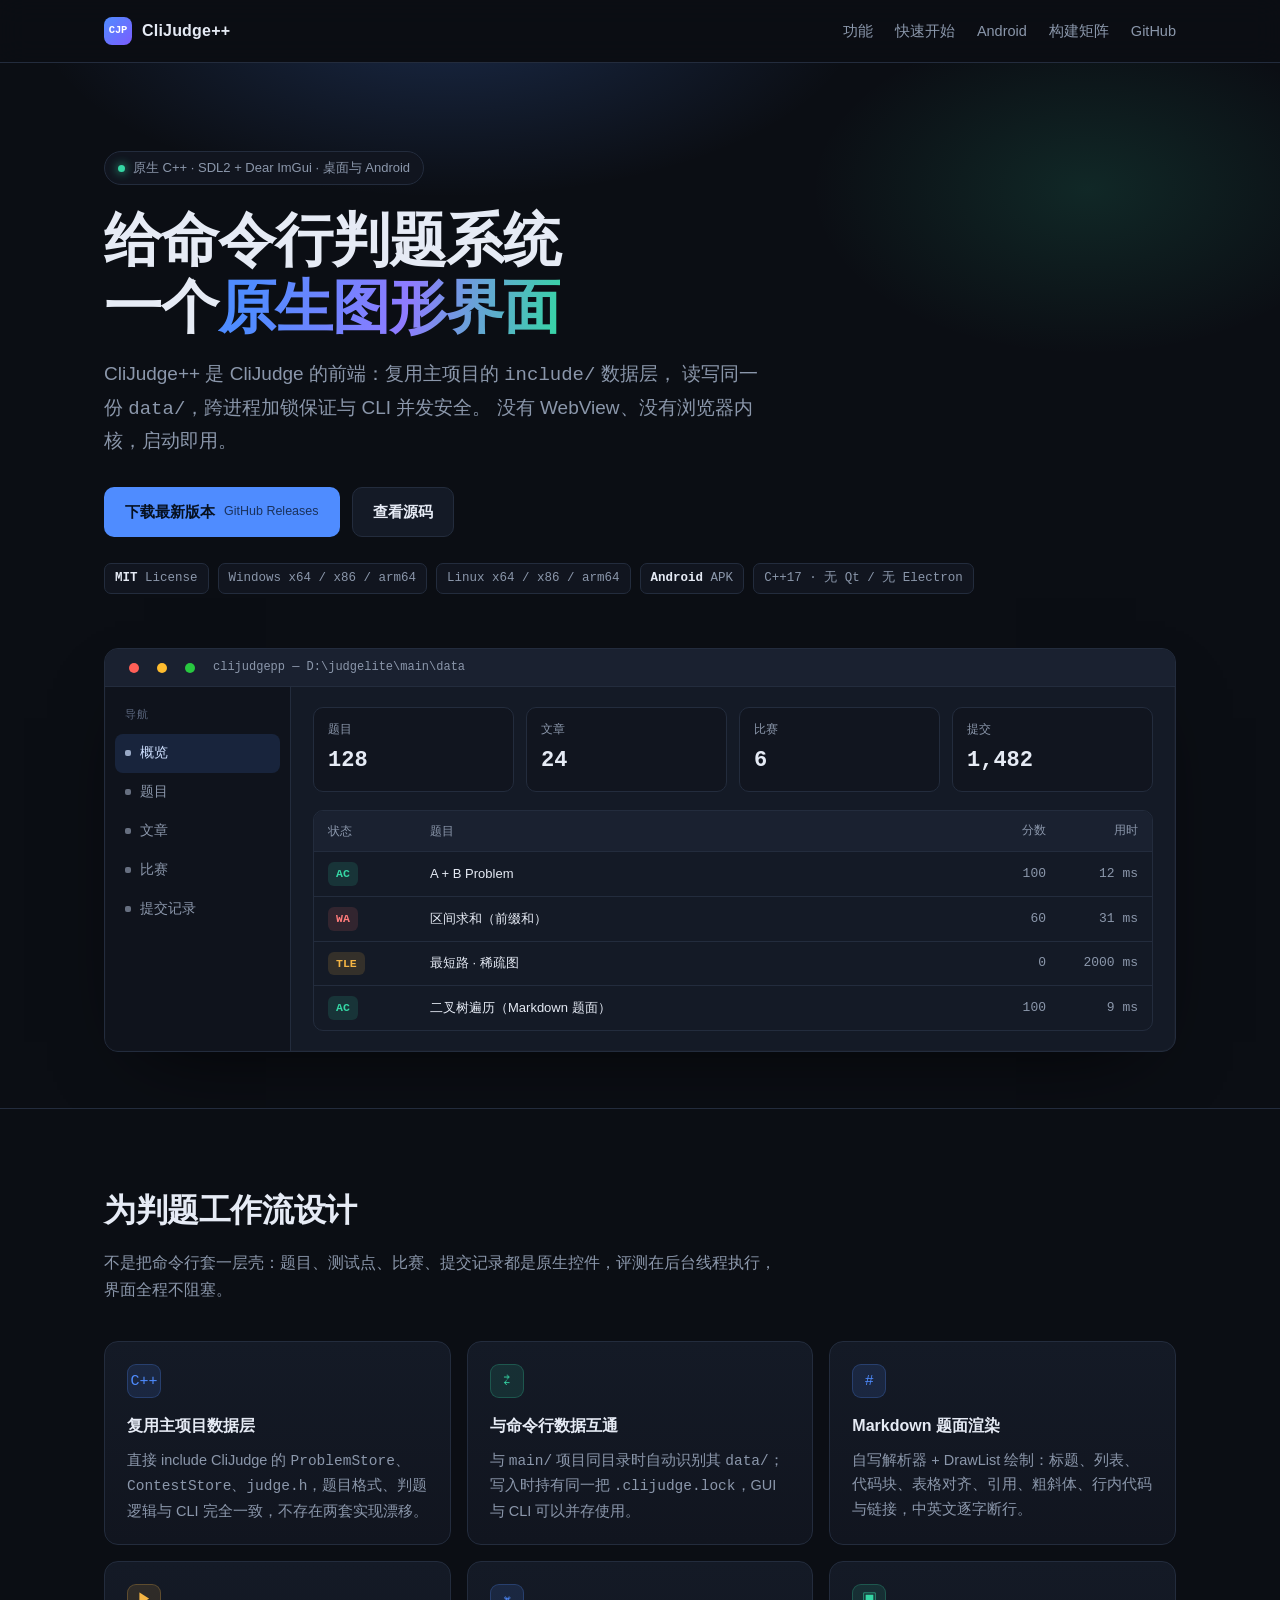
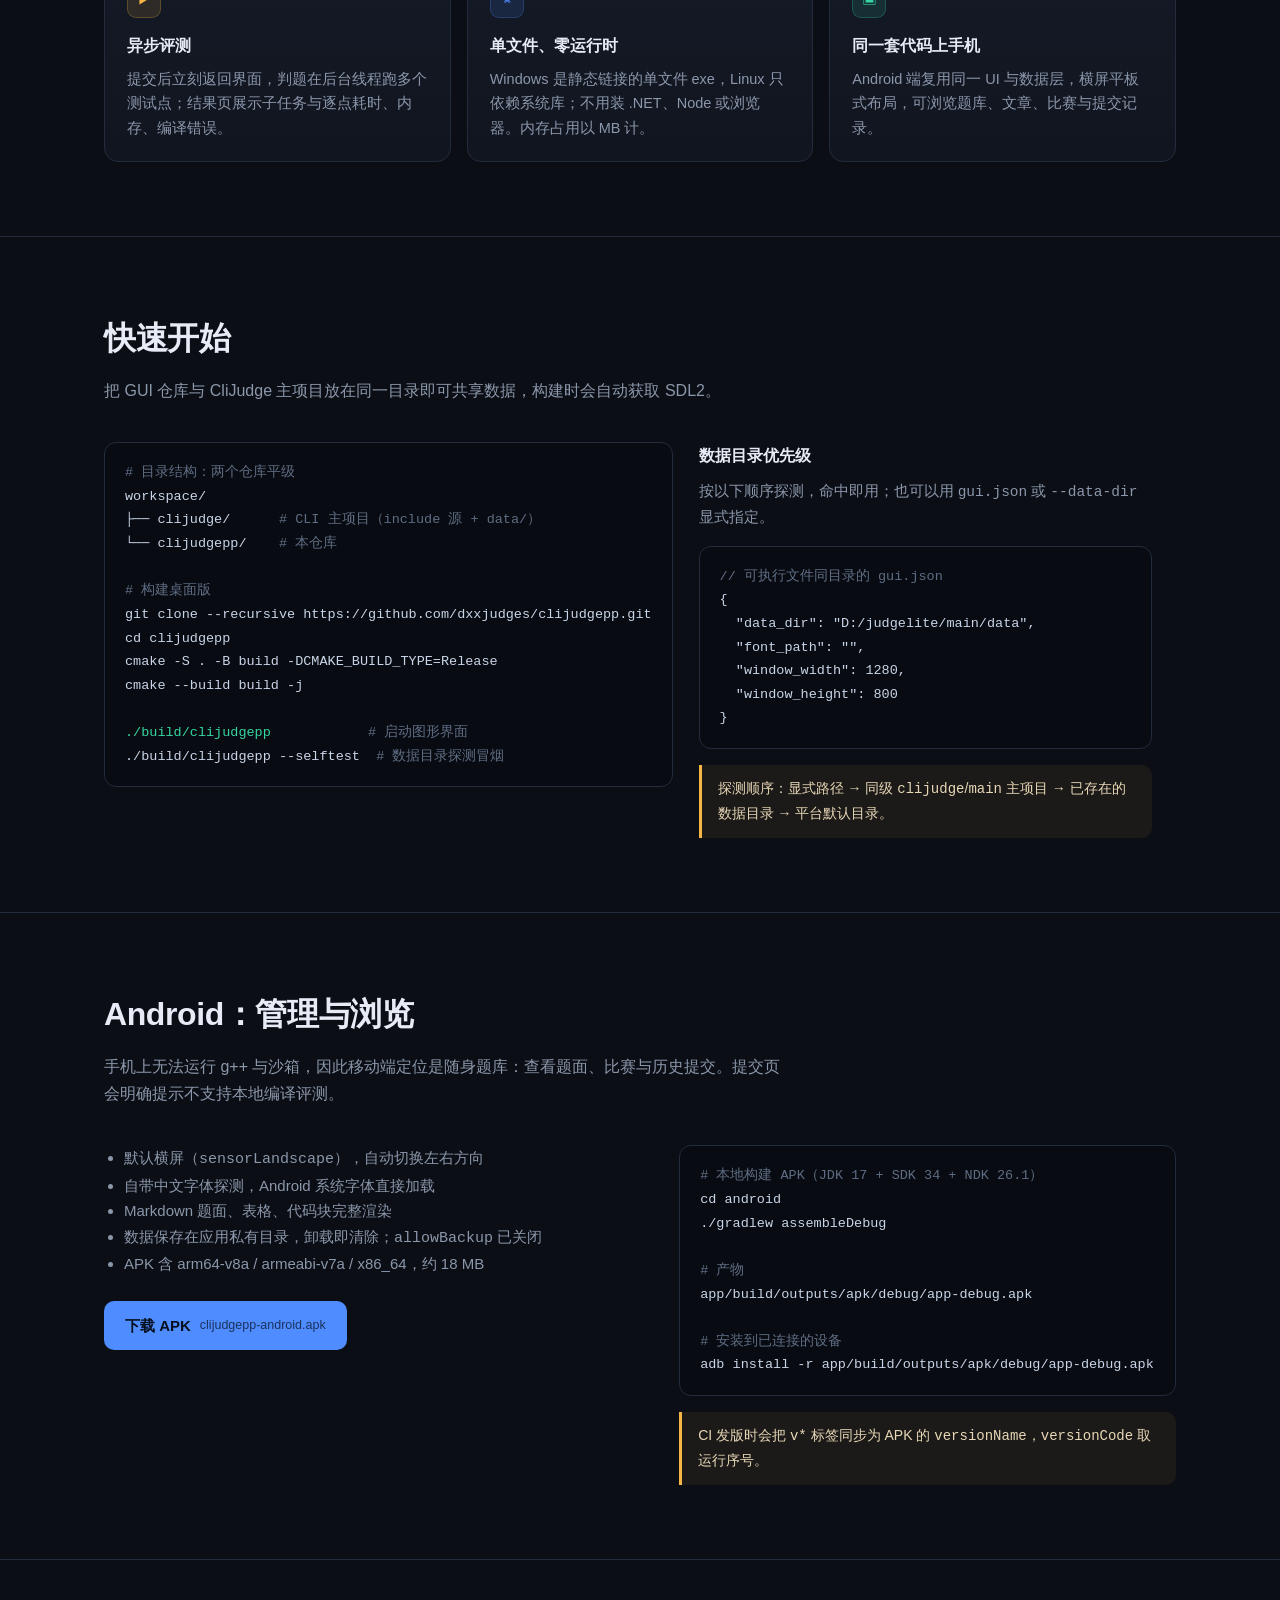
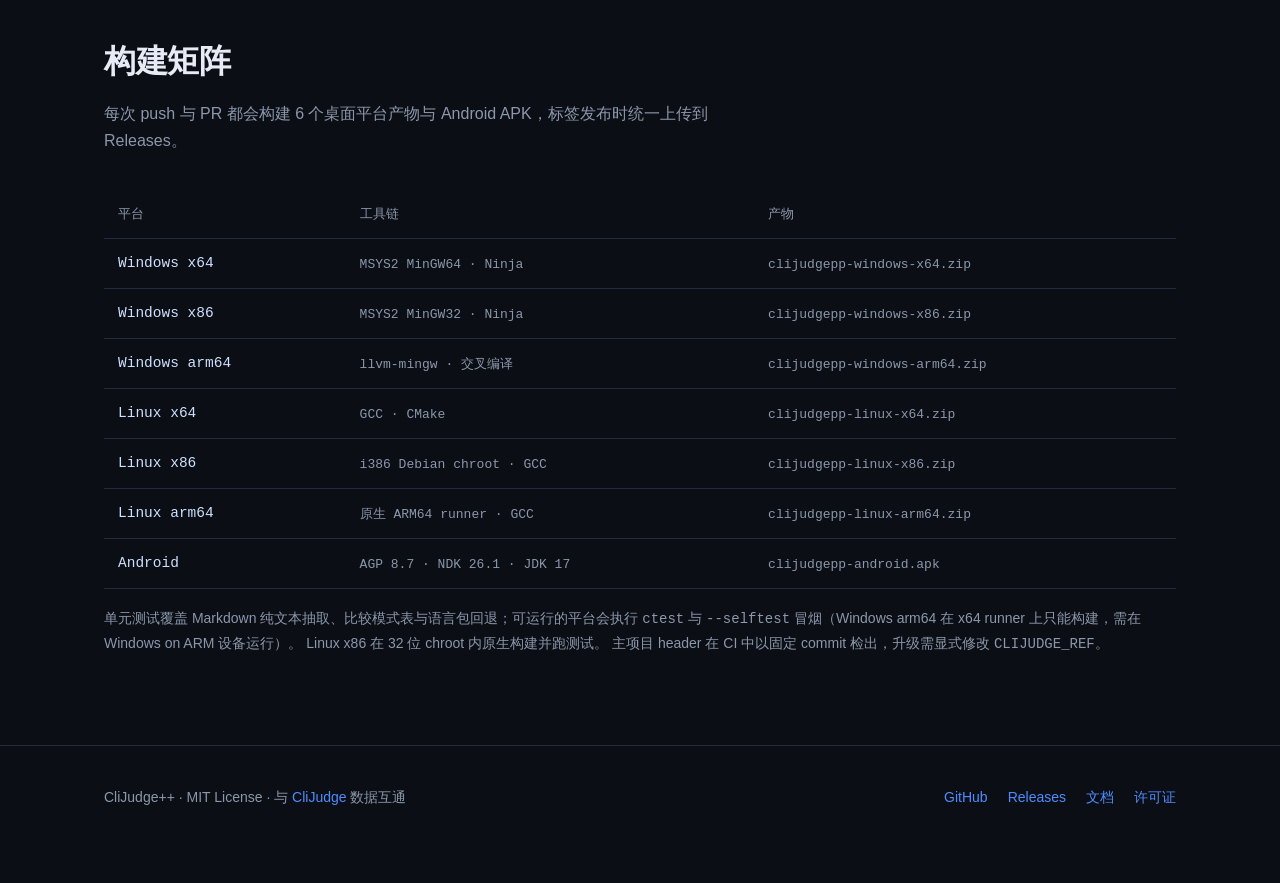
<file: docs/index.html>
<!DOCTYPE html>
<html lang="zh-CN">
<head>
<meta charset="utf-8">
<meta name="viewport" content="width=device-width, initial-scale=1">
<title>CliJudge++ · CliJudge 的原生图形界面</title>
<meta name="description" content="CliJudge++ 是 CliJudge 判题系统的原生 C++ 桌面客户端（SDL2 + Dear ImGui），并支持 Android APK。与命令行版共享同一份题库数据。">
<meta name="theme-color" content="#0b0e14">
<meta property="og:title" content="CliJudge++ · CliJudge 的原生图形界面">
<meta property="og:description" content="原生 C++ 桌面客户端 + Android APK，与 CliJudge 命令行共享题库数据。">
<meta property="og:type" content="website">
<link rel="icon" href="data:image/svg+xml,<svg xmlns='http://www.w3.org/2000/svg' viewBox='0 0 100 100'><defs><linearGradient id='g' x1='0' y1='0' x2='1' y2='1'><stop offset='0' stop-color='%235c8dff'/><stop offset='1' stop-color='%237b5cff'/></linearGradient></defs><rect width='100' height='100' rx='22' fill='url(%23g)'/><text x='50' y='60' font-size='36' font-weight='700' text-anchor='middle' fill='white' font-family='monospace'>CJP</text></svg>">
<link rel="apple-touch-icon" href="icon-512.png">
<meta property="og:image" content="https://cjp.dxxj.de5.net/icon-512.png">
<style>
  :root {
    --bg: #0b0e14;
    --bg-soft: #11151f;
    --panel: #141a26;
    --panel-2: #1a2130;
    --line: #232c3d;
    --text: #e6ebf5;
    --muted: #8b97ab;
    --accent: #4f8cff;
    --accent-2: #35d6a4;
    --warn: #f5b544;
    --mono: "Cascadia Code", "JetBrains Mono", "Fira Code", Consolas, "Courier New", monospace;
    --sans: "Inter", -apple-system, BlinkMacSystemFont, "Segoe UI", "PingFang SC",
            "Hiragino Sans GB", "Microsoft YaHei", "Noto Sans CJK SC", sans-serif;
    --radius: 14px;
    --maxw: 1120px;
  }

  * { box-sizing: border-box; }

  html { scroll-behavior: smooth; }

  body {
    margin: 0;
    background: var(--bg);
    color: var(--text);
    font-family: var(--sans);
    font-size: 16px;
    line-height: 1.7;
    -webkit-font-smoothing: antialiased;
  }

  a { color: var(--accent); text-decoration: none; }
  a:hover { text-decoration: underline; }

  .wrap { max-width: var(--maxw); margin: 0 auto; padding: 0 24px; }

  /* 顶部导航 */
  header {
    position: sticky;
    top: 0;
    z-index: 20;
    backdrop-filter: blur(14px);
    background: rgba(11, 14, 20, .82);
    border-bottom: 1px solid var(--line);
  }
  .nav {
    display: flex;
    align-items: center;
    gap: 28px;
    height: 62px;
  }
  .brand {
    display: flex;
    align-items: center;
    gap: 10px;
    font-weight: 700;
    letter-spacing: .2px;
    color: var(--text);
  }
  .brand:hover { text-decoration: none; }
  .brand .mark {
    width: 28px; height: 28px;
    border-radius: 8px;
    background: linear-gradient(135deg, var(--accent), #7b5cff);
    display: grid;
    place-items: center;
    font-family: var(--mono);
    font-size: 10.5px;
    font-weight: 700;
    letter-spacing: -.2px;
    color: #fff;
  }
  .nav-links { display: flex; gap: 22px; margin-left: auto; font-size: 14.5px; }
  .nav-links a { color: var(--muted); }
  .nav-links a:hover { color: var(--text); text-decoration: none; }

  /* 主视觉 */
  .hero {
    position: relative;
    padding: 88px 0 56px;
    overflow: hidden;
  }
  .hero::before {
    content: "";
    position: absolute;
    inset: -30% 20% auto -10%;
    height: 520px;
    background: radial-gradient(closest-side, rgba(79,140,255,.22), transparent 72%);
    pointer-events: none;
  }
  .hero::after {
    content: "";
    position: absolute;
    inset: -10% -15% auto 55%;
    height: 460px;
    background: radial-gradient(closest-side, rgba(53,214,164,.13), transparent 72%);
    pointer-events: none;
  }
  .hero-inner { position: relative; }
  .eyebrow {
    display: inline-flex;
    align-items: center;
    gap: 8px;
    font-size: 13px;
    color: var(--muted);
    border: 1px solid var(--line);
    background: var(--bg-soft);
    border-radius: 999px;
    padding: 5px 13px;
    margin-bottom: 22px;
  }
  .dot { width: 7px; height: 7px; border-radius: 50%; background: var(--accent-2); box-shadow: 0 0 10px var(--accent-2); }
  h1 {
    font-size: clamp(34px, 5.2vw, 58px);
    line-height: 1.15;
    letter-spacing: -1px;
    margin: 0 0 18px;
    font-weight: 760;
  }
  h1 .grad {
    background: linear-gradient(100deg, var(--accent) 10%, #8f7bff 55%, var(--accent-2) 100%);
    -webkit-background-clip: text;
    background-clip: text;
    color: transparent;
  }
  .lede {
    font-size: clamp(16px, 1.9vw, 19px);
    color: var(--muted);
    max-width: 660px;
    margin: 0 0 30px;
  }
  .cta { display: flex; flex-wrap: wrap; gap: 12px; align-items: center; }
  .btn {
    display: inline-flex;
    align-items: center;
    gap: 9px;
    padding: 11px 20px;
    border-radius: 10px;
    font-size: 15px;
    font-weight: 600;
    border: 1px solid transparent;
    transition: transform .15s ease, background .15s ease, border-color .15s ease;
  }
  .btn:hover { text-decoration: none; transform: translateY(-1px); }
  .btn-primary { background: var(--accent); color: #06101f; }
  .btn-primary:hover { background: #6a9dff; }
  .btn-ghost { border-color: var(--line); background: var(--panel); color: var(--text); }
  .btn-ghost:hover { border-color: #33405a; background: var(--panel-2); }
  .btn small { font-weight: 500; opacity: .72; font-size: 12.5px; }

  .badges { display: flex; flex-wrap: wrap; gap: 9px; margin-top: 26px; }
  .badge {
    font-size: 12.5px;
    font-family: var(--mono);
    color: var(--muted);
    border: 1px solid var(--line);
    background: var(--bg-soft);
    border-radius: 7px;
    padding: 4px 10px;
  }
  .badge b { color: var(--text); font-weight: 600; }

  /* 界面示意（纯 CSS 绘制，非截图） */
  .shot {
    margin-top: 54px;
    border: 1px solid var(--line);
    border-radius: var(--radius);
    background: var(--panel);
    box-shadow: 0 30px 80px -40px rgba(0, 0, 0, .9), 0 0 0 1px rgba(255,255,255,.02) inset;
    overflow: hidden;
  }
  .titlebar {
    display: flex;
    align-items: center;
    gap: 8px;
    height: 38px;
    padding: 0 14px;
    background: var(--panel-2);
    border-bottom: 1px solid var(--line);
  }
  .light { width: 10px; height: 10px; border-radius: 50%; }
  .l1 { background: #ff5f57; } .l2 { background: #febc2e; } .l3 { background: #28c840; }
  .titlebar span { margin-left: 10px; font-size: 12px; color: var(--muted); font-family: var(--mono); }
  .app { display: grid; grid-template-columns: 186px 1fr; min-height: 348px; }
  .side {
    border-right: 1px solid var(--line);
    padding: 14px 10px;
    background: rgba(10, 13, 19, .5);
  }
  .side-title { font-size: 11px; letter-spacing: 1.4px; color: #5d6981; padding: 4px 10px 10px; }
  .s-item {
    display: flex; align-items: center; gap: 9px;
    padding: 8px 10px;
    border-radius: 8px;
    font-size: 13.5px;
    color: var(--muted);
  }
  .s-item.on { background: rgba(79,140,255,.14); color: #cfe0ff; }
  .s-item i { width: 6px; height: 6px; border-radius: 2px; background: currentColor; opacity: .7; }
  .main2 { padding: 20px 22px; }
  .row { display: flex; gap: 12px; flex-wrap: wrap; margin-bottom: 18px; }
  .stat {
    flex: 1 1 120px;
    border: 1px solid var(--line);
    background: var(--bg-soft);
    border-radius: 10px;
    padding: 12px 14px;
  }
  .stat .k { font-size: 11.5px; color: var(--muted); }
  .stat .v { font-size: 22px; font-weight: 700; font-family: var(--mono); margin-top: 2px; }
  .tbl { border: 1px solid var(--line); border-radius: 10px; overflow: hidden; }
  .tr {
    display: grid;
    grid-template-columns: 92px 1fr 74px 82px;
    gap: 10px;
    padding: 10px 14px;
    font-size: 13px;
    border-top: 1px solid var(--line);
    align-items: center;
  }
  .tr:first-child { border-top: 0; background: var(--panel-2); color: var(--muted); font-size: 12px; }
  .tag {
    font-family: var(--mono);
    font-size: 11.5px;
    font-weight: 600;
    padding: 2px 8px;
    border-radius: 6px;
    display: inline-block;
    text-align: center;
  }
  .ac { background: rgba(53,214,164,.14); color: var(--accent-2); }
  .wa { background: rgba(255,107,107,.13); color: #ff7b7b; }
  .tle { background: rgba(245,181,68,.14); color: var(--warn); }
  .num { font-family: var(--mono); color: var(--muted); text-align: right; }

  /* 通用区块 */
  section { padding: 74px 0; border-top: 1px solid var(--line); }
  .sec-head { max-width: 680px; margin-bottom: 38px; }
  .sec-head h2 {
    font-size: clamp(24px, 3vw, 32px);
    margin: 0 0 12px;
    letter-spacing: -.4px;
  }
  .sec-head p { color: var(--muted); margin: 0; }

  .grid { display: grid; gap: 16px; grid-template-columns: repeat(3, 1fr); }
  .card {
    border: 1px solid var(--line);
    background: linear-gradient(180deg, var(--panel), var(--bg-soft));
    border-radius: var(--radius);
    padding: 22px 22px 20px;
  }
  .card h3 { font-size: 16px; margin: 0 0 8px; }
  .card p { margin: 0; color: var(--muted); font-size: 14.5px; }
  .ico {
    width: 34px; height: 34px;
    border-radius: 9px;
    display: grid; place-items: center;
    margin-bottom: 14px;
    background: rgba(79,140,255,.13);
    border: 1px solid rgba(79,140,255,.24);
    color: var(--accent);
    font-family: var(--mono);
    font-size: 15px;
  }
  .card.green .ico { background: rgba(53,214,164,.12); border-color: rgba(53,214,164,.24); color: var(--accent-2); }
  .card.amber .ico { background: rgba(245,181,68,.12); border-color: rgba(245,181,68,.24); color: var(--warn); }

  pre {
    margin: 0;
    background: #080b11;
    border: 1px solid var(--line);
    border-radius: 12px;
    padding: 18px 20px;
    overflow-x: auto;
    font-family: var(--mono);
    font-size: 13.5px;
    line-height: 1.75;
    color: #c9d5e8;
  }
  pre .c { color: #5f6d84; }
  pre .p { color: var(--accent-2); }

  .two { display: grid; grid-template-columns: 1.05fr .95fr; gap: 26px; align-items: start; }
  .note {
    border-left: 3px solid var(--warn);
    background: rgba(245,181,68,.07);
    border-radius: 0 10px 10px 0;
    padding: 12px 16px;
    color: #e7d7b6;
    font-size: 14px;
  }

  table.matrix { width: 100%; border-collapse: collapse; font-size: 14.5px; }
  table.matrix th, table.matrix td {
    text-align: left;
    padding: 12px 14px;
    border-bottom: 1px solid var(--line);
  }
  table.matrix th { color: var(--muted); font-weight: 500; font-size: 12.5px; letter-spacing: .4px; }
  table.matrix td:first-child { font-family: var(--mono); color: #cfe0ff; }
  table.matrix code { font-family: var(--mono); font-size: 13px; color: var(--muted); }

  footer {
    border-top: 1px solid var(--line);
    padding: 40px 0 56px;
    color: var(--muted);
    font-size: 14px;
  }
  .foot { display: flex; flex-wrap: wrap; gap: 18px; align-items: center; justify-content: space-between; }
  .foot-links { display: flex; gap: 20px; flex-wrap: wrap; }

  @media (max-width: 900px) {
    .grid { grid-template-columns: 1fr 1fr; }
    .two { grid-template-columns: 1fr; }
    .app { grid-template-columns: 1fr; }
    .side { display: none; }
    .nav-links { display: none; }
  }
  @media (max-width: 560px) {
    .grid { grid-template-columns: 1fr; }
    .hero { padding-top: 60px; }
    .tr { grid-template-columns: 78px 1fr 64px; }
    .tr > :nth-child(4) { display: none; }
  }
</style>
</head>
<body>

<header>
  <div class="wrap nav">
    <a class="brand" href="#top"><span class="mark">CJP</span>CliJudge++</a>
    <nav class="nav-links">
      <a href="#features">功能</a>
      <a href="#quickstart">快速开始</a>
      <a href="#android">Android</a>
      <a href="#build">构建矩阵</a>
      <a href="https://github.com/dxxjudges/clijudgepp">GitHub</a>
    </nav>
  </div>
</header>

<main id="top">
  <div class="hero">
    <div class="wrap hero-inner">
      <div class="eyebrow"><span class="dot"></span>原生 C++ · SDL2 + Dear ImGui · 桌面与 Android</div>
      <h1>给命令行判题系统<br>一个<span class="grad">原生图形界面</span></h1>
      <p class="lede">
        CliJudge++ 是 CliJudge 的前端：复用主项目的 <code>include/</code> 数据层，
        读写同一份 <code>data/</code>，跨进程加锁保证与 CLI 并发安全。
        没有 WebView、没有浏览器内核，启动即用。
      </p>
      <div class="cta">
        <a class="btn btn-primary" href="https://github.com/dxxjudges/clijudgepp/releases/latest">
          下载最新版本 <small>GitHub Releases</small>
        </a>
        <a class="btn btn-ghost" href="https://github.com/dxxjudges/clijudgepp">查看源码</a>
      </div>
      <div class="badges">
        <span class="badge"><b>MIT</b> License</span>
        <span class="badge">Windows x64 / x86 / arm64</span>
        <span class="badge">Linux x64 / x86 / arm64</span>
        <span class="badge"><b>Android</b> APK</span>
        <span class="badge">C++17 · 无 Qt / 无 Electron</span>
      </div>

      <div class="shot" aria-hidden="true">
        <div class="titlebar">
          <span class="light l1"></span><span class="light l2"></span><span class="light l3"></span>
          <span>clijudgepp — D:\judgelite\main\data</span>
        </div>
        <div class="app">
          <div class="side">
            <div class="side-title">导航</div>
            <div class="s-item on"><i></i>概览</div>
            <div class="s-item"><i></i>题目</div>
            <div class="s-item"><i></i>文章</div>
            <div class="s-item"><i></i>比赛</div>
            <div class="s-item"><i></i>提交记录</div>
          </div>
          <div class="main2">
            <div class="row">
              <div class="stat"><div class="k">题目</div><div class="v">128</div></div>
              <div class="stat"><div class="k">文章</div><div class="v">24</div></div>
              <div class="stat"><div class="k">比赛</div><div class="v">6</div></div>
              <div class="stat"><div class="k">提交</div><div class="v">1,482</div></div>
            </div>
            <div class="tbl">
              <div class="tr"><span>状态</span><span>题目</span><span class="num">分数</span><span class="num">用时</span></div>
              <div class="tr"><span><span class="tag ac">AC</span></span><span>A + B Problem</span><span class="num">100</span><span class="num">12 ms</span></div>
              <div class="tr"><span><span class="tag wa">WA</span></span><span>区间求和（前缀和）</span><span class="num">60</span><span class="num">31 ms</span></div>
              <div class="tr"><span><span class="tag tle">TLE</span></span><span>最短路 · 稀疏图</span><span class="num">0</span><span class="num">2000 ms</span></div>
              <div class="tr"><span><span class="tag ac">AC</span></span><span>二叉树遍历（Markdown 题面）</span><span class="num">100</span><span class="num">9 ms</span></div>
            </div>
          </div>
        </div>
      </div>
    </div>
  </div>

  <section id="features">
    <div class="wrap">
      <div class="sec-head">
        <h2>为判题工作流设计</h2>
        <p>不是把命令行套一层壳：题目、测试点、比赛、提交记录都是原生控件，评测在后台线程执行，界面全程不阻塞。</p>
      </div>
      <div class="grid">
        <div class="card">
          <div class="ico">C++</div>
          <h3>复用主项目数据层</h3>
          <p>直接 include CliJudge 的 <code>ProblemStore</code>、<code>ContestStore</code>、<code>judge.h</code>，题目格式、判题逻辑与 CLI 完全一致，不存在两套实现漂移。</p>
        </div>
        <div class="card green">
          <div class="ico">⇄</div>
          <h3>与命令行数据互通</h3>
          <p>与 <code>main/</code> 项目同目录时自动识别其 <code>data/</code>；写入时持有同一把 <code>.clijudge.lock</code>，GUI 与 CLI 可以并存使用。</p>
        </div>
        <div class="card">
          <div class="ico">#</div>
          <h3>Markdown 题面渲染</h3>
          <p>自写解析器 + DrawList 绘制：标题、列表、代码块、表格对齐、引用、粗斜体、行内代码与链接，中英文逐字断行。</p>
        </div>
        <div class="card amber">
          <div class="ico">▶</div>
          <h3>异步评测</h3>
          <p>提交后立刻返回界面，判题在后台线程跑多个测试点；结果页展示子任务与逐点耗时、内存、编译错误。</p>
        </div>
        <div class="card">
          <div class="ico">⌘</div>
          <h3>单文件、零运行时</h3>
          <p>Windows 是静态链接的单文件 exe，Linux 只依赖系统库；不用装 .NET、Node 或浏览器。内存占用以 MB 计。</p>
        </div>
        <div class="card green">
          <div class="ico">▣</div>
          <h3>同一套代码上手机</h3>
          <p>Android 端复用同一 UI 与数据层，横屏平板式布局，可浏览题库、文章、比赛与提交记录。</p>
        </div>
      </div>
    </div>
  </section>

  <section id="quickstart">
    <div class="wrap">
      <div class="sec-head">
        <h2>快速开始</h2>
        <p>把 GUI 仓库与 CliJudge 主项目放在同一目录即可共享数据，构建时会自动获取 SDL2。</p>
      </div>
      <div class="two">
        <div>
<pre><span class="c"># 目录结构：两个仓库平级</span>
workspace/
├── clijudge/      <span class="c"># CLI 主项目（include 源 + data/）</span>
└── clijudgepp/    <span class="c"># 本仓库</span>

<span class="c"># 构建桌面版</span>
git clone --recursive https://github.com/dxxjudges/clijudgepp.git
cd clijudgepp
cmake -S . -B build -DCMAKE_BUILD_TYPE=Release
cmake --build build -j

<span class="p">./build/clijudgepp</span>            <span class="c"># 启动图形界面</span>
./build/clijudgepp --selftest  <span class="c"># 数据目录探测冒烟</span></pre>
        </div>
        <div>
          <h3 style="margin:0 0 10px;font-size:16px">数据目录优先级</h3>
          <p style="color:var(--muted);font-size:14.5px;margin:0 0 16px">
            按以下顺序探测，命中即用；也可以用 <code>gui.json</code> 或 <code>--data-dir</code> 显式指定。
          </p>
<pre><span class="c">// 可执行文件同目录的 gui.json</span>
{
  "data_dir": "D:/judgelite/main/data",
  "font_path": "",
  "window_width": 1280,
  "window_height": 800
}</pre>
          <div class="note" style="margin-top:16px">
            探测顺序：显式路径 → 同级 <code>clijudge</code>/<code>main</code> 主项目 → 已存在的数据目录 → 平台默认目录。
          </div>
        </div>
      </div>
    </div>
  </section>

  <section id="android">
    <div class="wrap">
      <div class="sec-head">
        <h2>Android：管理与浏览</h2>
        <p>手机上无法运行 g++ 与沙箱，因此移动端定位是随身题库：查看题面、比赛与历史提交。提交页会明确提示不支持本地编译评测。</p>
      </div>
      <div class="two">
        <div>
          <ul style="color:var(--muted);font-size:15px;padding-left:20px;margin:0">
            <li>默认横屏（<code>sensorLandscape</code>），自动切换左右方向</li>
            <li>自带中文字体探测，Android 系统字体直接加载</li>
            <li>Markdown 题面、表格、代码块完整渲染</li>
            <li>数据保存在应用私有目录，卸载即清除；<code>allowBackup</code> 已关闭</li>
            <li>APK 含 arm64-v8a / armeabi-v7a / x86_64，约 18 MB</li>
          </ul>
          <div class="cta" style="margin-top:24px">
            <a class="btn btn-primary" href="https://github.com/dxxjudges/clijudgepp/releases/latest">
              下载 APK <small>clijudgepp-android.apk</small>
            </a>
          </div>
        </div>
        <div>
<pre><span class="c"># 本地构建 APK（JDK 17 + SDK 34 + NDK 26.1）</span>
cd android
./gradlew assembleDebug

<span class="c"># 产物</span>
app/build/outputs/apk/debug/app-debug.apk

<span class="c"># 安装到已连接的设备</span>
adb install -r app/build/outputs/apk/debug/app-debug.apk</pre>
          <div class="note" style="margin-top:16px">
            CI 发版时会把 <code>v*</code> 标签同步为 APK 的 <code>versionName</code>，<code>versionCode</code> 取运行序号。
          </div>
        </div>
      </div>
    </div>
  </section>

  <section id="build">
    <div class="wrap">
      <div class="sec-head">
        <h2>构建矩阵</h2>
        <p>每次 push 与 PR 都会构建 6 个桌面平台产物与 Android APK，标签发布时统一上传到 Releases。</p>
      </div>
      <table class="matrix">
        <tr><th>平台</th><th>工具链</th><th>产物</th></tr>
        <tr><td>Windows x64</td><td><code>MSYS2 MinGW64 · Ninja</code></td><td><code>clijudgepp-windows-x64.zip</code></td></tr>
        <tr><td>Windows x86</td><td><code>MSYS2 MinGW32 · Ninja</code></td><td><code>clijudgepp-windows-x86.zip</code></td></tr>
        <tr><td>Windows arm64</td><td><code>llvm-mingw · 交叉编译</code></td><td><code>clijudgepp-windows-arm64.zip</code></td></tr>
        <tr><td>Linux x64</td><td><code>GCC · CMake</code></td><td><code>clijudgepp-linux-x64.zip</code></td></tr>
        <tr><td>Linux x86</td><td><code>i386 Debian chroot · GCC</code></td><td><code>clijudgepp-linux-x86.zip</code></td></tr>
        <tr><td>Linux arm64</td><td><code>原生 ARM64 runner · GCC</code></td><td><code>clijudgepp-linux-arm64.zip</code></td></tr>
        <tr><td>Android</td><td><code>AGP 8.7 · NDK 26.1 · JDK 17</code></td><td><code>clijudgepp-android.apk</code></td></tr>
      </table>
      <p style="color:var(--muted);font-size:14px;margin-top:18px">
        单元测试覆盖 Markdown 纯文本抽取、比较模式表与语言包回退；可运行的平台会执行 <code>ctest</code> 与
        <code>--selftest</code> 冒烟（Windows arm64 在 x64 runner 上只能构建，需在 Windows on ARM 设备运行）。
        Linux x86 在 32 位 chroot 内原生构建并跑测试。
        主项目 header 在 CI 中以固定 commit 检出，升级需显式修改 <code>CLIJUDGE_REF</code>。
      </p>
    </div>
  </section>
</main>

<footer>
  <div class="wrap foot">
    <div>
      CliJudge++ · <span>MIT License</span> · 与
      <a href="https://github.com/dxxjudges/clijudge">CliJudge</a> 数据互通
    </div>
    <div class="foot-links">
      <a href="https://github.com/dxxjudges/clijudgepp">GitHub</a>
      <a href="https://github.com/dxxjudges/clijudgepp/releases">Releases</a>
      <a href="https://github.com/dxxjudges/clijudgepp/blob/main/README.md">文档</a>
      <a href="https://github.com/dxxjudges/clijudgepp/blob/main/LICENSE">许可证</a>
    </div>
  </div>
</footer>

</body>
</html>
</file>
